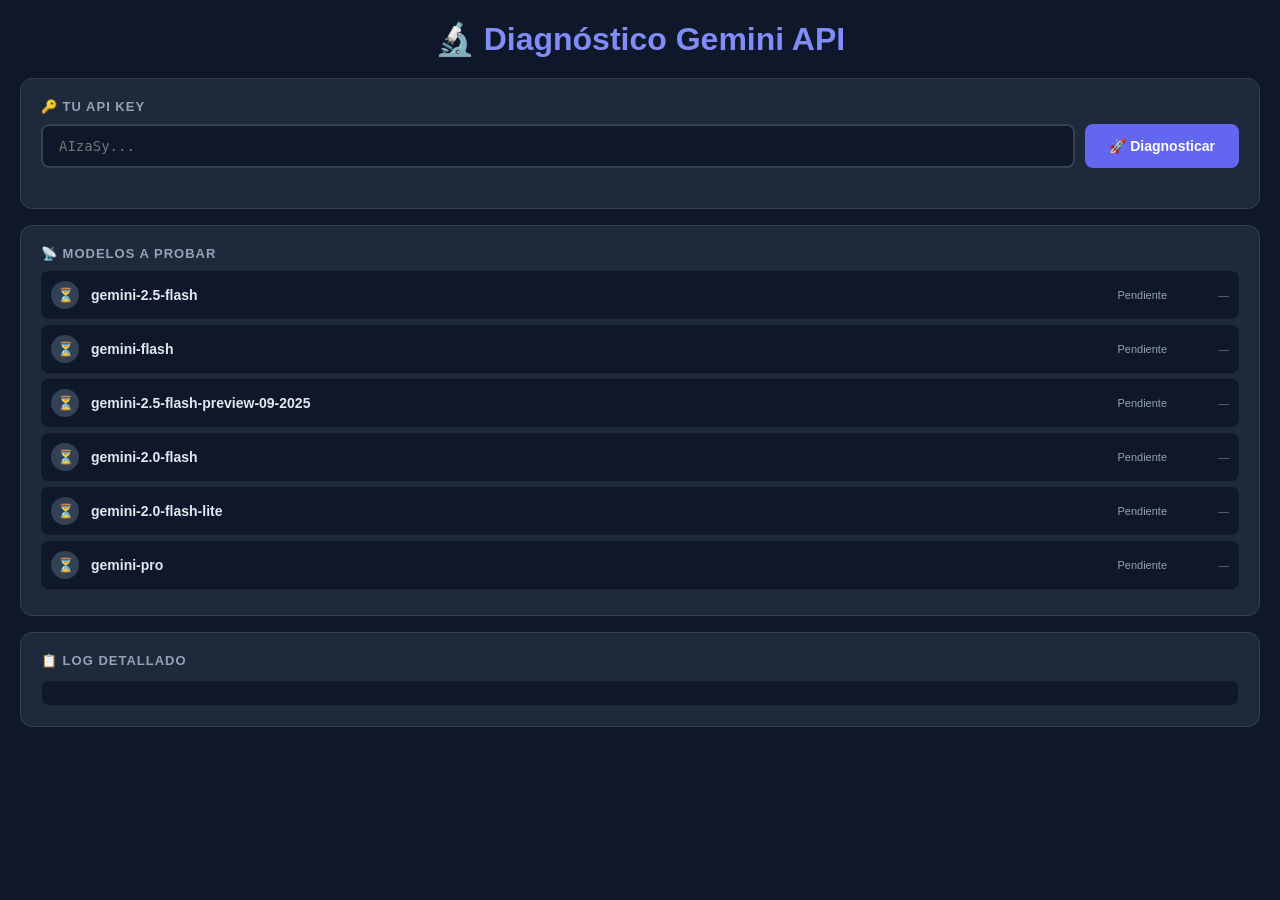
<file: diagnostico apikey.html>
<!DOCTYPE html>
<html lang="es">
<head>
    <meta charset="UTF-8">
    <meta name="viewport" content="width=device-width, initial-scale=1.0">
    <title>🔬 Diagnóstico Gemini API</title>
    <style>
        * { margin: 0; padding: 0; box-sizing: border-box; }
        body { font-family: 'Segoe UI', sans-serif; background: #0f172a; color: #e2e8f0; padding: 20px; min-height: 100vh; }
        h1 { text-align: center; margin-bottom: 20px; color: #818cf8; }
        .card { background: #1e293b; border-radius: 12px; padding: 20px; margin-bottom: 16px; border: 1px solid #334155; }
        .input-row { display: flex; gap: 10px; margin-bottom: 20px; }
        input { flex: 1; padding: 12px 16px; border-radius: 8px; border: 2px solid #334155; background: #0f172a; color: #e2e8f0; font-size: 14px; font-family: monospace; }
        input:focus { border-color: #818cf8; outline: none; }
        button { padding: 12px 24px; border-radius: 8px; border: none; background: #6366f1; color: white; font-size: 14px; font-weight: 700; cursor: pointer; }
        button:hover { background: #4f46e5; }
        button:disabled { opacity: .5; cursor: not-allowed; }
        .model-row { display: flex; align-items: center; gap: 12px; padding: 10px; border-radius: 8px; margin: 6px 0; background: #0f172a; }
        .status { width: 28px; height: 28px; border-radius: 50%; display: flex; align-items: center; justify-content: center; font-size: 14px; flex-shrink: 0; }
        .pending { background: #334155; }
        .testing { background: #f59e0b33; animation: pulse 1s ease infinite; }
        .success { background: #22c55e33; }
        .failed { background: #ef444433; }
        @keyframes pulse { 0%,100% { opacity: 1; } 50% { opacity: .5; } }
        .model-name { font-weight: 600; font-size: 14px; flex: 1; }
        .model-detail { font-size: 11px; color: #94a3b8; max-width: 60%; word-break: break-all; }
        .model-time { font-size: 11px; color: #64748b; min-width: 50px; text-align: right; }
        #log { background: #0f172a; border-radius: 8px; padding: 12px; font-family: monospace; font-size: 12px; max-height: 300px; overflow-y: auto; white-space: pre-wrap; line-height: 1.6; margin-top: 12px; border: 1px solid #1e293b; }
        .log-ok { color: #4ade80; }
        .log-err { color: #f87171; }
        .log-warn { color: #fbbf24; }
        .log-info { color: #60a5fa; }
        .winner { background: #22c55e15; border: 2px solid #22c55e; }
        .winner .model-name { color: #4ade80; }
        h3 { color: #94a3b8; font-size: 13px; text-transform: uppercase; letter-spacing: 1px; margin-bottom: 10px; }
        #result { margin-top: 16px; padding: 16px; border-radius: 8px; display: none; }
        #result.show { display: block; }
        #result.ok { background: #22c55e15; border: 1px solid #22c55e; }
        #result.fail { background: #ef444415; border: 1px solid #ef4444; }
        #result h2 { font-size: 18px; margin-bottom: 8px; }
        #result p { font-size: 13px; line-height: 1.6; }
        code { background: #334155; padding: 2px 6px; border-radius: 4px; font-size: 12px; }
    </style>
</head>
<body>
    <h1>🔬 Diagnóstico Gemini API</h1>
    
    <div class="card">
        <h3>🔑 Tu API Key</h3>
        <div class="input-row">
            <input id="key" type="text" placeholder="AIzaSy..." />
            <button id="btn" onclick="runDiag()">🚀 Diagnosticar</button>
        </div>
    </div>

    <div class="card">
        <h3>📡 Modelos a probar</h3>
        <div id="models"></div>
    </div>

    <div class="card" id="result"></div>

    <div class="card">
        <h3>📋 Log detallado</h3>
        <div id="log"></div>
    </div>

<script>
const MODELS = [
    'gemini-2.5-flash',
    'gemini-flash',
    'gemini-2.5-flash-preview-09-2025',
    'gemini-2.0-flash',
    'gemini-2.0-flash-lite',
    'gemini-pro',
];

// Build UI
const modelsDiv = document.getElementById('models');
MODELS.forEach((m, i) => {
    modelsDiv.innerHTML += `
    <div class="model-row" id="row-${i}">
        <div class="status pending" id="st-${i}">⏳</div>
        <div class="model-name" id="nm-${i}">${m}</div>
        <div class="model-detail" id="dt-${i}">Pendiente</div>
        <div class="model-time" id="tm-${i}">—</div>
    </div>`;
});

// Try loading saved key
const savedKey = localStorage.getItem('pg_apiKey') || localStorage.getItem('gemini_api_key') || localStorage.getItem('gemini_key') || localStorage.getItem('geminiApiKey') || '';
if (savedKey) document.getElementById('key').value = savedKey;

function log(msg, cls = '') {
    const el = document.getElementById('log');
    const time = new Date().toLocaleTimeString();
    el.innerHTML += `<span class="${cls}">[${time}] ${msg}</span>\n`;
    el.scrollTop = el.scrollHeight;
}

async function testModel(model, key, index) {
    const st = document.getElementById('st-' + index);
    const dt = document.getElementById('dt-' + index);
    const tm = document.getElementById('tm-' + index);
    const row = document.getElementById('row-' + index);
    
    st.className = 'status testing'; st.textContent = '🔄';
    dt.textContent = 'Probando...';
    log(`Probando modelo: ${model}...`, 'log-info');
    
    const t0 = performance.now();
    
    try {
        const url = `https://generativelanguage.googleapis.com/v1beta/models/${model}:generateContent?key=${key}`;
        const res = await fetch(url, {
            method: 'POST',
            headers: { 'Content-Type': 'application/json' },
            body: JSON.stringify({
                contents: [{ parts: [{ text: 'Responde solo: HOLA MUNDO' }] }],
                generationConfig: { maxOutputTokens: 50 }
            })
        });
        
        const elapsed = Math.round(performance.now() - t0);
        tm.textContent = elapsed + 'ms';
        
        const data = await res.json();
        
        if (data.error) {
            st.className = 'status failed'; st.textContent = '❌';
            dt.textContent = data.error.message.substring(0, 80);
            log(`❌ ${model}: ${data.error.message}`, 'log-err');
            return { ok: false, error: data.error.message, code: data.error.code };
        }
        
        if (data.candidates && data.candidates[0]?.content?.parts?.[0]?.text) {
            const text = data.candidates[0].content.parts[0].text.trim();
            st.className = 'status success'; st.textContent = '✅';
            dt.textContent = '✅ Respuesta: "' + text.substring(0, 50) + '"';
            row.classList.add('winner');
            log(`✅ ${model}: FUNCIONA → "${text}"`, 'log-ok');
            return { ok: true, text, model, time: elapsed };
        }
        
        st.className = 'status failed'; st.textContent = '⚠️';
        dt.textContent = 'Respuesta vacía o bloqueada';
        log(`⚠️ ${model}: Respuesta vacía. finishReason: ${data.candidates?.[0]?.finishReason || 'N/A'}`, 'log-warn');
        return { ok: false, error: 'empty' };
        
    } catch (err) {
        const elapsed = Math.round(performance.now() - t0);
        tm.textContent = elapsed + 'ms';
        st.className = 'status failed'; st.textContent = '❌';
        dt.textContent = 'Error de red: ' + err.message;
        log(`❌ ${model}: Error de red - ${err.message}`, 'log-err');
        return { ok: false, error: err.message };
    }
}

async function runDiag() {
    const key = document.getElementById('key').value.trim();
    if (!key) { alert('Ingresa tu API Key'); return; }
    
    const btn = document.getElementById('btn');
    btn.disabled = true; btn.textContent = '⏳ Diagnosticando...';
    
    document.getElementById('log').innerHTML = '';
    document.getElementById('result').className = 'card'; document.getElementById('result').style.display = 'none';
    
    // Reset all rows
    MODELS.forEach((m, i) => {
        document.getElementById('st-' + i).className = 'status pending';
        document.getElementById('st-' + i).textContent = '⏳';
        document.getElementById('dt-' + i).textContent = 'Pendiente';
        document.getElementById('tm-' + i).textContent = '—';
        document.getElementById('row-' + i).classList.remove('winner');
    });
    
    log('🔬 Iniciando diagnóstico con ' + MODELS.length + ' modelos...', 'log-info');
    log('🔑 API Key: ' + key.substring(0, 8) + '...' + key.substring(key.length - 4), 'log-info');
    
    let winners = [];
    
    for (let i = 0; i < MODELS.length; i++) {
        const result = await testModel(MODELS[i], key, i);
        if (result.ok) winners.push(result);
        // Pequeña pausa entre requests para no triggear rate limit
        if (i < MODELS.length - 1) await new Promise(r => setTimeout(r, 500));
    }
    
    const resultDiv = document.getElementById('result');
    resultDiv.style.display = 'block';
    
    if (winners.length > 0) {
        resultDiv.className = 'card show ok';
        const best = winners[0];
        resultDiv.innerHTML = `
            <h2>✅ ¡Diagnóstico exitoso!</h2>
            <p><strong>${winners.length} modelo(s) funcionan</strong> con tu API Key.</p>
            <p>Mejor modelo: <code>${best.model}</code> (${best.time}ms)</p>
            <p style="margin-top:10px">Respuesta: "${best.text}"</p>
            <p style="margin-top:12px;color:#94a3b8">
                <strong>Modelos funcionales:</strong> ${winners.map(w => '<code>' + w.model + '</code>').join(', ')}
            </p>
            <p style="margin-top:12px;color:#fbbf24">
                📋 <strong>Acción:</strong> Copia el nombre del modelo que funciona y reporta al profesor Néstor.
            </p>
        `;
        log(`\n🏆 RESULTADO: ${winners.length} modelos funcionan. Mejor: ${best.model}`, 'log-ok');
    } else {
        resultDiv.className = 'card show fail';
        resultDiv.innerHTML = `
            <h2>❌ Ningún modelo respondió</h2>
            <p>Tu API Key no funcionó con ninguno de los ${MODELS.length} modelos probados.</p>
            <p style="margin-top:10px">Posibles causas:</p>
            <p>• La API Key es inválida o fue revocada</p>
            <p>• El servicio de Gemini está caído temporalmente</p>
            <p>• Se excedió la cuota gratuita del día</p>
            <p style="margin-top:12px;color:#fbbf24">
                📋 <strong>Acción:</strong> Ve a <a href="https://aistudio.google.com/apikey" target="_blank" style="color:#818cf8">Google AI Studio</a> y genera una nueva API Key.
            </p>
        `;
        log(`\n❌ RESULTADO: Ningún modelo funciona con esta key.`, 'log-err');
    }
    
    btn.disabled = false; btn.textContent = '🚀 Diagnosticar';
}
</script>
</body>
</html>
</file>
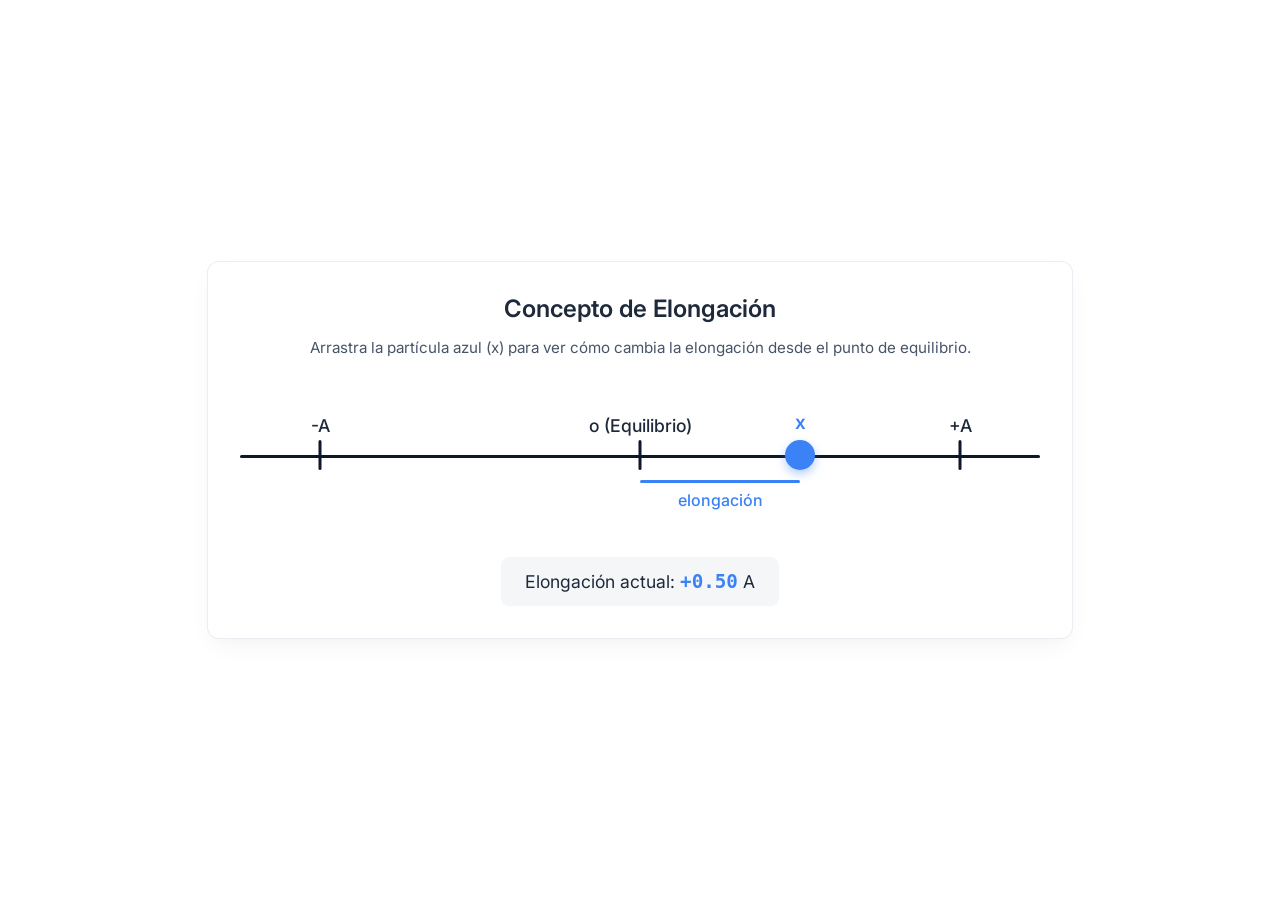
<file: simulaciones/Simulador_Elongacion.html>
<!DOCTYPE html>
<html lang="es">

<head>
    <meta charset="UTF-8">
    <meta name="viewport" content="width=device-width, initial-scale=1.0">
    <title>Simulador de Elongación</title>
    <link href="https://fonts.googleapis.com/css2?family=Inter:wght@400;500;600&display=swap" rel="stylesheet">
    <style>
        :root {
            --primary: #3b82f6;
            /* Blue matches the image */
            --primary-hover: #2563eb;
            --text-main: #1e293b;
            --text-secondary: #475569;
            --axis-color: #0f172a;
            --bg-body: #f8fafc;
            --bg-card: #ffffff;
            --shadow: 0 10px 25px -5px rgba(0, 0, 0, 0.05), 0 8px 10px -6px rgba(0, 0, 0, 0.01);
        }

        /* Support for dark mode if injected in iframe */
        @media (prefers-color-scheme: dark) {
            :root {
                --text-main: #f1f5f9;
                --text-secondary: #94a3b8;
                --axis-color: #e2e8f0;
                --bg-body: #0f172a;
                --bg-card: #1e293b;
                --shadow: 0 10px 25px -5px rgba(0, 0, 0, 0.5);
            }
        }

        body {
            margin: 0;
            padding: 0;
            font-family: 'Inter', sans-serif;
            background-color: transparent;
            display: flex;
            justify-content: center;
            align-items: center;
            min-height: 100vh;
            overflow: hidden;
            user-select: none;
        }

        .simulation-card {
            background-color: var(--bg-card);
            border-radius: 12px;
            box-shadow: var(--shadow);
            padding: 2rem;
            width: 90%;
            max-width: 800px;
            text-align: center;
            border: 1px solid rgba(148, 163, 184, 0.2);
        }

        .title {
            color: var(--text-main);
            margin-top: 0;
            margin-bottom: 0.5rem;
            font-size: 1.5rem;
            font-weight: 600;
        }

        .subtitle {
            color: var(--text-secondary);
            margin-bottom: 3rem;
            font-size: 0.95rem;
        }

        .axis-container {
            position: relative;
            height: 120px;
            margin: 0 auto;
            width: 100%;
        }

        /* The main horizontal line */
        .axis-line {
            position: absolute;
            top: 50px;
            left: 0;
            right: 0;
            height: 3px;
            background-color: var(--axis-color);
            border-radius: 2px;
        }

        /* Ticks */
        .tick {
            position: absolute;
            top: 35px;
            width: 3px;
            height: 30px;
            background-color: var(--axis-color);
            transform: translateX(-50%);
            border-radius: 2px;
        }

        .tick.left {
            left: 10%;
        }

        .tick.center {
            left: 50%;
        }

        .tick.right {
            left: 90%;
        }

        /* Labels */
        .label {
            position: absolute;
            top: 10px;
            transform: translateX(-50%);
            color: var(--text-main);
            font-size: 1.1rem;
            font-weight: 500;
        }

        .label.left {
            left: 10%;
        }

        .label.center {
            left: 50%;
        }

        .label.right {
            left: 90%;
        }

        /* The draggable mass/point */
        .mass {
            position: absolute;
            top: 50px;
            left: 70%;
            /* Initial pos */
            width: 30px;
            height: 30px;
            background-color: var(--primary);
            border-radius: 50%;
            transform: translate(-50%, -50%);
            cursor: grab;
            box-shadow: 0 4px 10px rgba(59, 130, 246, 0.4);
            transition: box-shadow 0.2s, transform 0.1s;
            z-index: 10;
        }

        .mass:hover {
            box-shadow: 0 6px 14px rgba(59, 130, 246, 0.6);
            transform: translate(-50%, -50%) scale(1.1);
        }

        .mass:active {
            cursor: grabbing;
            transform: translate(-50%, -50%) scale(0.95);
        }

        /* The label 'x' above the mass */
        .mass-label {
            position: absolute;
            top: -30px;
            left: 50%;
            transform: translateX(-50%);
            color: var(--primary);
            font-size: 1.2rem;
            font-weight: 600;
        }

        /* Elongation indicator (line from center to mass) */
        .elongation-line {
            position: absolute;
            top: 75px;
            left: 50%;
            height: 3px;
            background-color: var(--primary);
            transform-origin: left center;
            width: 20%;
            /* Will be updated dynamically */
            border-radius: 2px;
        }

        /* Label for elongation */
        .elongation-label {
            position: absolute;
            top: 85px;
            left: 60%;
            /* Updated dynamically */
            transform: translateX(-50%);
            color: var(--primary);
            font-size: 1rem;
            font-weight: 500;
            white-space: nowrap;
        }

        .value-display {
            margin-top: 2rem;
            font-size: 1.1rem;
            color: var(--text-main);
            background: rgba(148, 163, 184, 0.1);
            padding: 0.8rem 1.5rem;
            border-radius: 8px;
            display: inline-block;
        }

        .value-display span {
            font-family: monospace;
            font-size: 1.2rem;
            font-weight: 600;
            color: var(--primary);
        }
    </style>
</head>

<body>

    <div class="simulation-card">
        <h2 class="title">Concepto de Elongación</h2>
        <p class="subtitle">Arrastra la partícula azul (x) para ver cómo cambia la elongación desde el punto de
            equilibrio.</p>

        <div class="axis-container" id="axisContainer">
            <!-- Axis and Ticks -->
            <div class="axis-line"></div>

            <div class="tick left"></div>
            <div class="label left">-A</div>

            <div class="tick center"></div>
            <div class="label center">o (Equilibrio)</div>

            <div class="tick right"></div>
            <div class="label right">+A</div>

            <!-- Elongation Indicator (Line + Text) -->
            <div class="elongation-line" id="elongLine"></div>
            <div class="elongation-label" id="elongLabel">elongación</div>

            <!-- Draggable Particle -->
            <div class="mass" id="particle">
                <div class="mass-label">x</div>
            </div>
        </div>

        <div class="value-display">
            Elongación actual: <span id="elongValue">0.50</span> A
        </div>
    </div>

    <script>
        const particle = document.getElementById('particle');
        const container = document.getElementById('axisContainer');
        const elongLine = document.getElementById('elongLine');
        const elongLabel = document.getElementById('elongLabel');
        const elongValue = document.getElementById('elongValue');

        let isDragging = false;

        // Min and max limits in percentage (10% to 90%)
        const minPct = 10;
        const maxPct = 90;
        const centerPct = 50;
        let currentPct = 70; // Start position

        function updatePositions(pct) {
            // Constrain percentage
            pct = Math.max(minPct, Math.min(maxPct, pct));
            currentPct = pct;

            // Update particle position
            particle.style.left = pct + '%';

            // Calculate elongation value (-1 to +1) based on A
            // 10% = -1A, 50% = 0, 90% = +1A
            // range is 40% for 1A
            const aValue = (pct - centerPct) / 40;
            elongValue.textContent = (aValue > 0 ? '+' : '') + aValue.toFixed(2);

            // Update elongation line
            // If pct > 50, line goes from 50% to pct -> width is pct - 50
            // If pct <= 50, line goes from pct to 50% -> left is pct, width is 50 - pct
            if (pct >= centerPct) {
                elongLine.style.left = centerPct + '%';
                elongLine.style.width = (pct - centerPct) + '%';
                elongLabel.style.left = (centerPct + (pct - centerPct) / 2) + '%';
            } else {
                elongLine.style.left = pct + '%';
                elongLine.style.width = (centerPct - pct) + '%';
                elongLabel.style.left = (pct + (centerPct - pct) / 2) + '%';
            }

            // Hide elongation elements if at exactly 0
            if (Math.abs(pct - centerPct) < 0.5) {
                elongLine.style.display = 'none';
                elongLabel.style.display = 'none';
            } else {
                elongLine.style.display = 'block';
                elongLabel.style.display = 'block';
            }
        }

        // Mouse Events
        particle.addEventListener('mousedown', (e) => {
            isDragging = true;
            document.body.style.cursor = 'grabbing';
        });

        document.addEventListener('mousemove', (e) => {
            if (!isDragging) return;

            const rect = container.getBoundingClientRect();
            let x = e.clientX - rect.left;
            let pct = (x / rect.width) * 100;

            updatePositions(pct);
        });

        document.addEventListener('mouseup', () => {
            isDragging = false;
            document.body.style.cursor = 'default';
        });

        // Touch Events
        particle.addEventListener('touchstart', (e) => {
            isDragging = true;
            // Prevent scrolling while dragging
            e.preventDefault();
        }, { passive: false });

        document.addEventListener('touchmove', (e) => {
            if (!isDragging) return;
            e.preventDefault();

            const touch = e.touches[0];
            const rect = container.getBoundingClientRect();
            let x = touch.clientX - rect.left;
            let pct = (x / rect.width) * 100;

            updatePositions(pct);
        }, { passive: false });

        document.addEventListener('touchend', () => {
            isDragging = false;
        });

        // Initialize display
        updatePositions(currentPct);
    </script>
</body>

</html>
</file>
